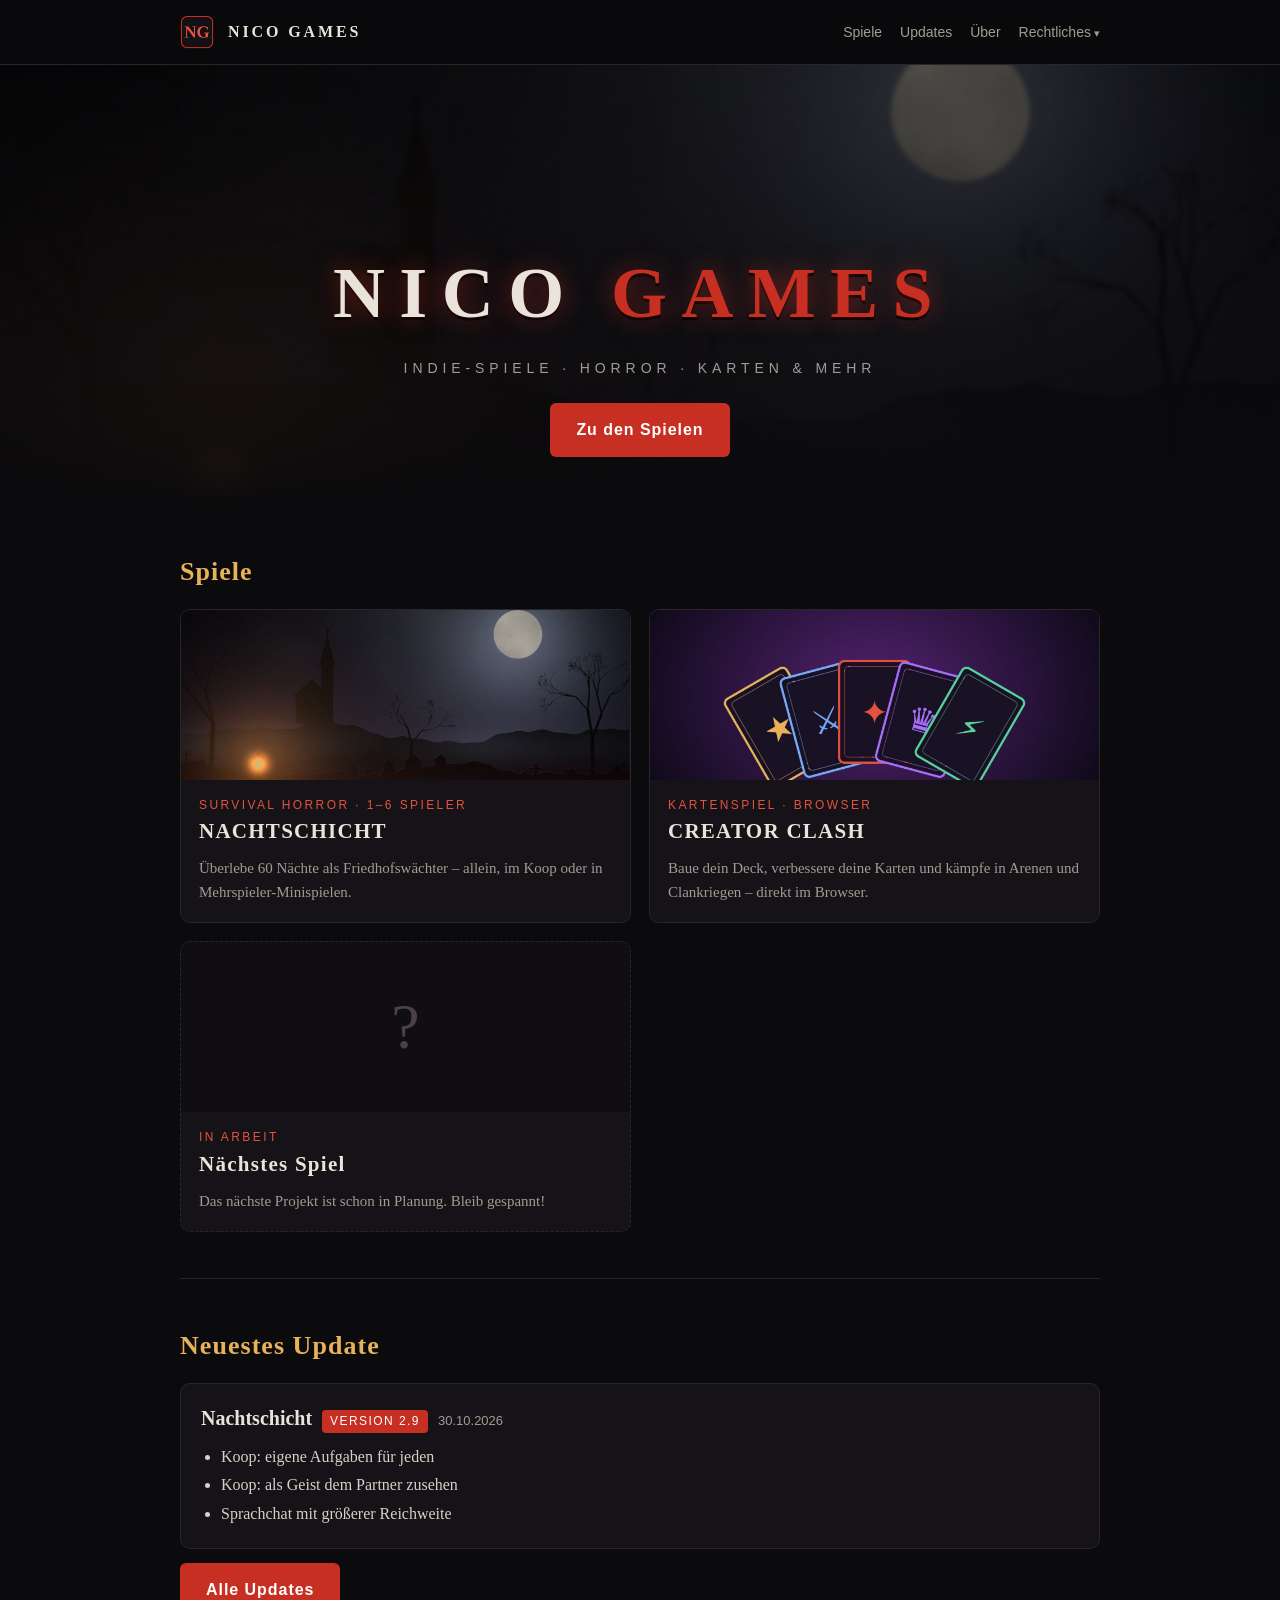
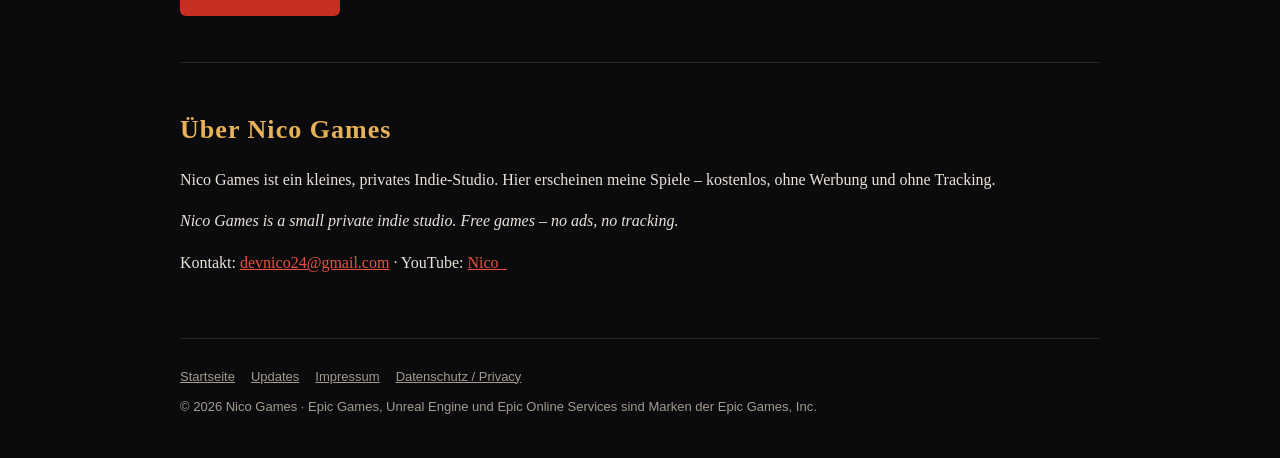
<file: index.html>
<!doctype html>
<html lang="de">
<head>
<meta charset="utf-8">
<meta name="viewport" content="width=device-width, initial-scale=1">
<title>Nico Games – Indie-Spiele</title>
<meta name="description" content="Nico Games – kleines Indie-Studio. Spiele: Nachtschicht (Survival Horror), Creator Clash (Kartenspiel).">
<link rel="icon" href="favicon.png">
<link rel="stylesheet" href="style.css">
</head>
<body>
<header class="top"><div class="wrap">
  <img src="icon.png" alt=""><a class="brand" href="index.html">Nico Games</a>
  <nav><a href="index.html#spiele">Spiele</a><a href="updates.html">Updates</a><a href="index.html#ueber">Über</a><details class="menu"><summary>Rechtliches</summary><div class="drop"><a href="datenschutz.html">Datenschutzerklärung</a><a href="impressum.html">Impressum</a></div></details></nav>
</div></header>
<div class="hero studio center" style="background-image:url(assets/studio_hero.jpg)"><div class="wrap">
  <h1>NICO <span>GAMES</span></h1>
  <p class="tag">Indie-Spiele · Horror · Karten &amp; mehr</p>
  <a class="btn" href="#spiele">Zu den Spielen</a>
</div></div>
<main class="wrap">
  <section id="spiele">
    <h2>Spiele</h2>
    <div class="games">
      <a class="game" href="spiele/nachtschicht/index.html">
        <div class="pic" style="background-image:url(assets/nachtschicht_banner.jpg)"></div>
        <div class="body"><div class="genre">Survival Horror · 1–6 Spieler</div><h3>NACHTSCHICHT</h3>
        <p>Überlebe 60 Nächte als Friedhofswächter – allein, im Koop oder in Mehrspieler-Minispielen.</p></div>
      </a>
      <a class="game" href="spiele/creator-clash/index.html">
        <div class="pic" style="background-image:url(assets/creatorclash_banner.jpg)"></div>
        <div class="body"><div class="genre">Kartenspiel · Browser</div><h3>CREATOR CLASH</h3>
        <p>Baue dein Deck, verbessere deine Karten und kämpfe in Arenen und Clankriegen – direkt im Browser.</p></div>
      </a>
      <div class="game soon">
        <div class="pic">?</div>
        <div class="body"><div class="genre">In Arbeit</div><h3>Nächstes Spiel</h3>
        <p>Das nächste Projekt ist schon in Planung. Bleib gespannt!</p></div>
      </div>
    </div>
  </section>

  <section id="news">
    <h2>Neuestes Update</h2>
    <div class="upd"><div class="head"><h3>Nachtschicht</h3><span class="ver">VERSION 2.9</span><span class="date">30.10.2026</span></div>
      <ul><li>Koop: eigene Aufgaben für jeden</li><li>Koop: als Geist dem Partner zusehen</li><li>Sprachchat mit größerer Reichweite</li></ul></div>
    <a class="btn" href="updates.html">Alle Updates</a>
  </section>

  <section id="ueber">
    <h2>Über Nico Games</h2>
    <p>Nico Games ist ein kleines, privates Indie-Studio. Hier erscheinen meine Spiele – kostenlos, ohne Werbung und ohne Tracking.</p>
    <p lang="en"><em>Nico Games is a small private indie studio. Free games – no ads, no tracking.</em></p>
    <p>Kontakt: <a href="mailto:devnico24@gmail.com">devnico24@gmail.com</a> · YouTube: <a href="https://www.youtube.com/channel/UCIhgFRRIY-_OvuY8pU4bKqg/">Nico_</a></p>
  </section>
</main>
<footer><div class="wrap">
  <a href="index.html">Startseite</a><a href="updates.html">Updates</a><a href="impressum.html">Impressum</a><a href="datenschutz.html">Datenschutz / Privacy</a>
  <div style="margin-top:10px">© 2026 Nico Games · Epic Games, Unreal Engine und Epic Online Services sind Marken der Epic Games, Inc.</div>
</div></footer>
</body>
</html>
</file>
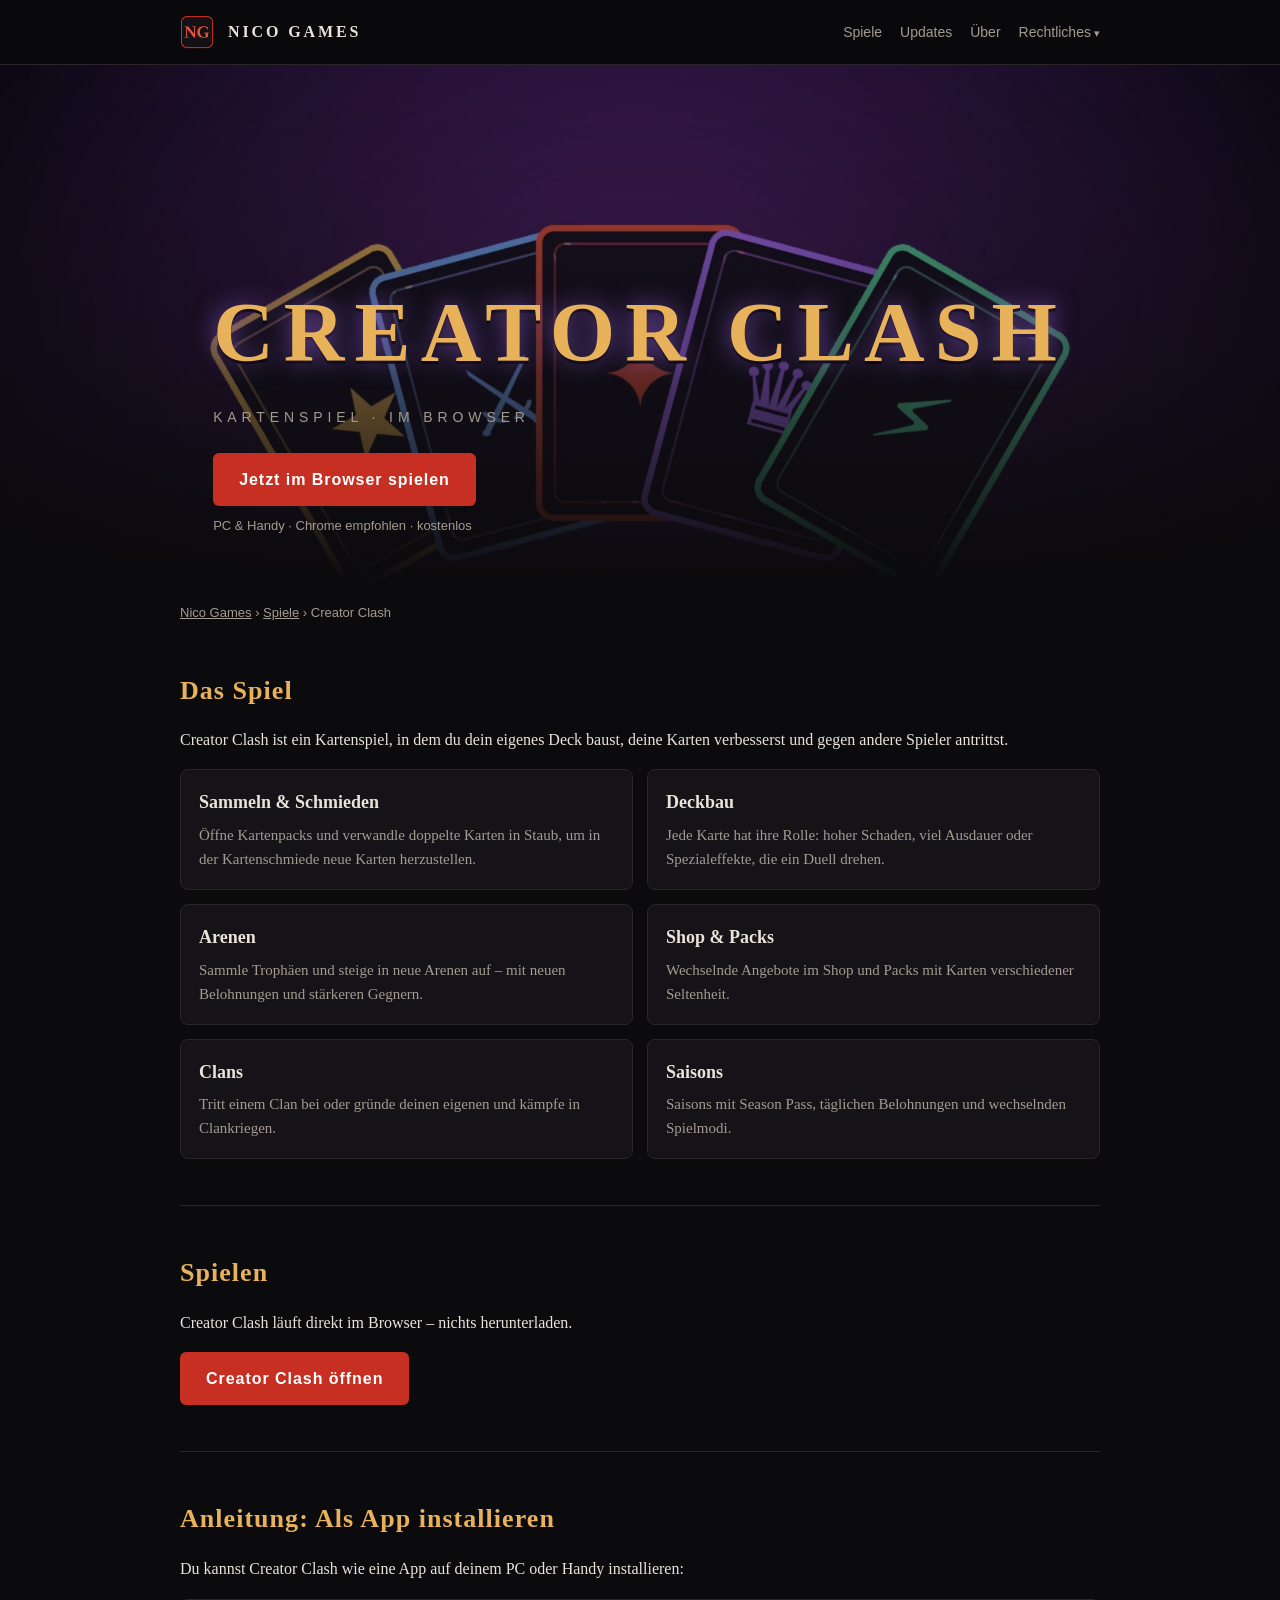
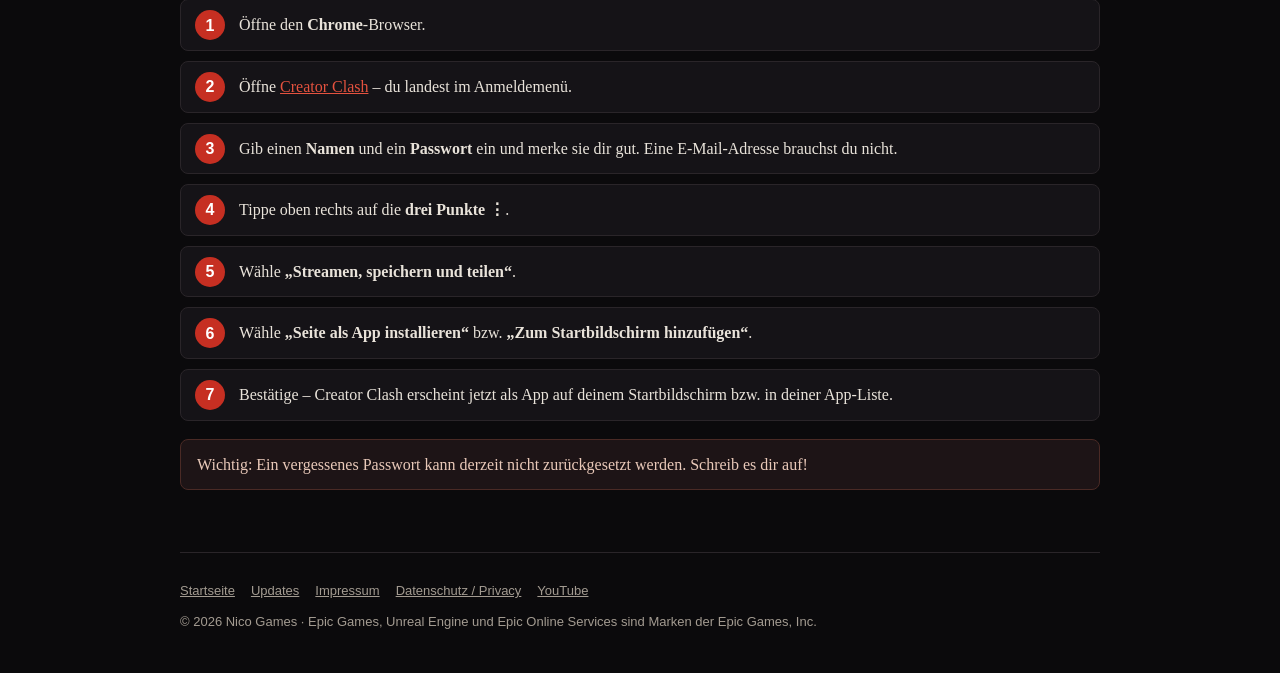
<file: spiele/creator-clash/index.html>
<!doctype html>
<html lang="de">
<head>
<meta charset="utf-8">
<meta name="viewport" content="width=device-width, initial-scale=1">
<title>Creator Clash – Kartenspiel | Nico Games</title>
<meta name="description" content="Creator Clash – kostenloses Kartenspiel von Nico Games, direkt im Browser spielbar.">
<link rel="icon" href="../../favicon.png">
<link rel="stylesheet" href="../../style.css">
</head>
<body>
<header class="top"><div class="wrap">
  <img src="../../icon.png" alt=""><a class="brand" href="../../index.html">Nico Games</a>
  <nav><a href="../../index.html#spiele">Spiele</a><a href="../../updates.html">Updates</a><a href="../../index.html#ueber">Über</a><details class="menu"><summary>Rechtliches</summary><div class="drop"><a href="../../datenschutz.html">Datenschutzerklärung</a><a href="../../impressum.html">Impressum</a></div></details></nav>
</div></header>
<div class="hero cc" style="background-image:url(../../assets/creatorclash_banner.jpg)"><div class="wrap">
  <h1>CREATOR CLASH</h1>
  <p class="tag">Kartenspiel · Im Browser</p>
  <a class="btn" href="https://devnico24-bot.github.io/creator-clash/kartenspiel-prototype.html">Jetzt im Browser spielen</a>
  <div class="meta">PC &amp; Handy · Chrome empfohlen · kostenlos</div>
</div></div>
<main class="wrap">
  <div class="crumbs"><a href="../../index.html">Nico Games</a> › <a href="../../index.html#spiele">Spiele</a> › Creator Clash</div>
  <section id="spiel">
    <h2>Das Spiel</h2>
    <p>Creator Clash ist ein Kartenspiel, in dem du dein eigenes Deck baust, deine Karten verbesserst und gegen andere Spieler antrittst.</p>
    <div class="grid">
      <div class="card"><h3>Sammeln &amp; Schmieden</h3><p>Öffne Kartenpacks und verwandle doppelte Karten in Staub, um in der Kartenschmiede neue Karten herzustellen.</p></div>
      <div class="card"><h3>Deckbau</h3><p>Jede Karte hat ihre Rolle: hoher Schaden, viel Ausdauer oder Spezialeffekte, die ein Duell drehen.</p></div>
      <div class="card"><h3>Arenen</h3><p>Sammle Trophäen und steige in neue Arenen auf – mit neuen Belohnungen und stärkeren Gegnern.</p></div>
      <div class="card"><h3>Shop &amp; Packs</h3><p>Wechselnde Angebote im Shop und Packs mit Karten verschiedener Seltenheit.</p></div>
      <div class="card"><h3>Clans</h3><p>Tritt einem Clan bei oder gründe deinen eigenen und kämpfe in Clankriegen.</p></div>
      <div class="card"><h3>Saisons</h3><p>Saisons mit Season Pass, täglichen Belohnungen und wechselnden Spielmodi.</p></div>
    </div>
  </section>

  <section id="spielen">
    <h2>Spielen</h2>
    <p>Creator Clash läuft direkt im Browser – nichts herunterladen.</p>
    <a class="btn" href="https://devnico24-bot.github.io/creator-clash/kartenspiel-prototype.html">Creator Clash öffnen</a>
  </section>

  <section id="anleitung">
    <h2>Anleitung: Als App installieren</h2>
    <p>Du kannst Creator Clash wie eine App auf deinem PC oder Handy installieren:</p>
    <ol class="steps">
      <li>Öffne den <strong>Chrome</strong>-Browser.</li>
      <li>Öffne <a href="https://devnico24-bot.github.io/creator-clash/kartenspiel-prototype.html">Creator Clash</a> – du landest im Anmeldemenü.</li>
      <li>Gib einen <strong>Namen</strong> und ein <strong>Passwort</strong> ein und merke sie dir gut. Eine E-Mail-Adresse brauchst du nicht.</li>
      <li>Tippe oben rechts auf die <strong>drei Punkte ⋮</strong>.</li>
      <li>Wähle <strong>„Streamen, speichern und teilen“</strong>.</li>
      <li>Wähle <strong>„Seite als App installieren“</strong> bzw. <strong>„Zum Startbildschirm hinzufügen“</strong>.</li>
      <li>Bestätige – Creator Clash erscheint jetzt als App auf deinem Startbildschirm bzw. in deiner App-Liste.</li>
    </ol>
    <p class="note">Wichtig: Ein vergessenes Passwort kann derzeit nicht zurückgesetzt werden. Schreib es dir auf!</p>
  </section>
</main>
<footer><div class="wrap">
  <a href="../../index.html">Startseite</a><a href="../../updates.html">Updates</a><a href="../../impressum.html">Impressum</a><a href="../../datenschutz.html">Datenschutz / Privacy</a><a href="https://www.youtube.com/channel/UCIhgFRRIY-_OvuY8pU4bKqg/">YouTube</a>
  <div style="margin-top:10px">© 2026 Nico Games · Epic Games, Unreal Engine und Epic Online Services sind Marken der Epic Games, Inc.</div>
</div></footer>
</body>
</html>
</file>
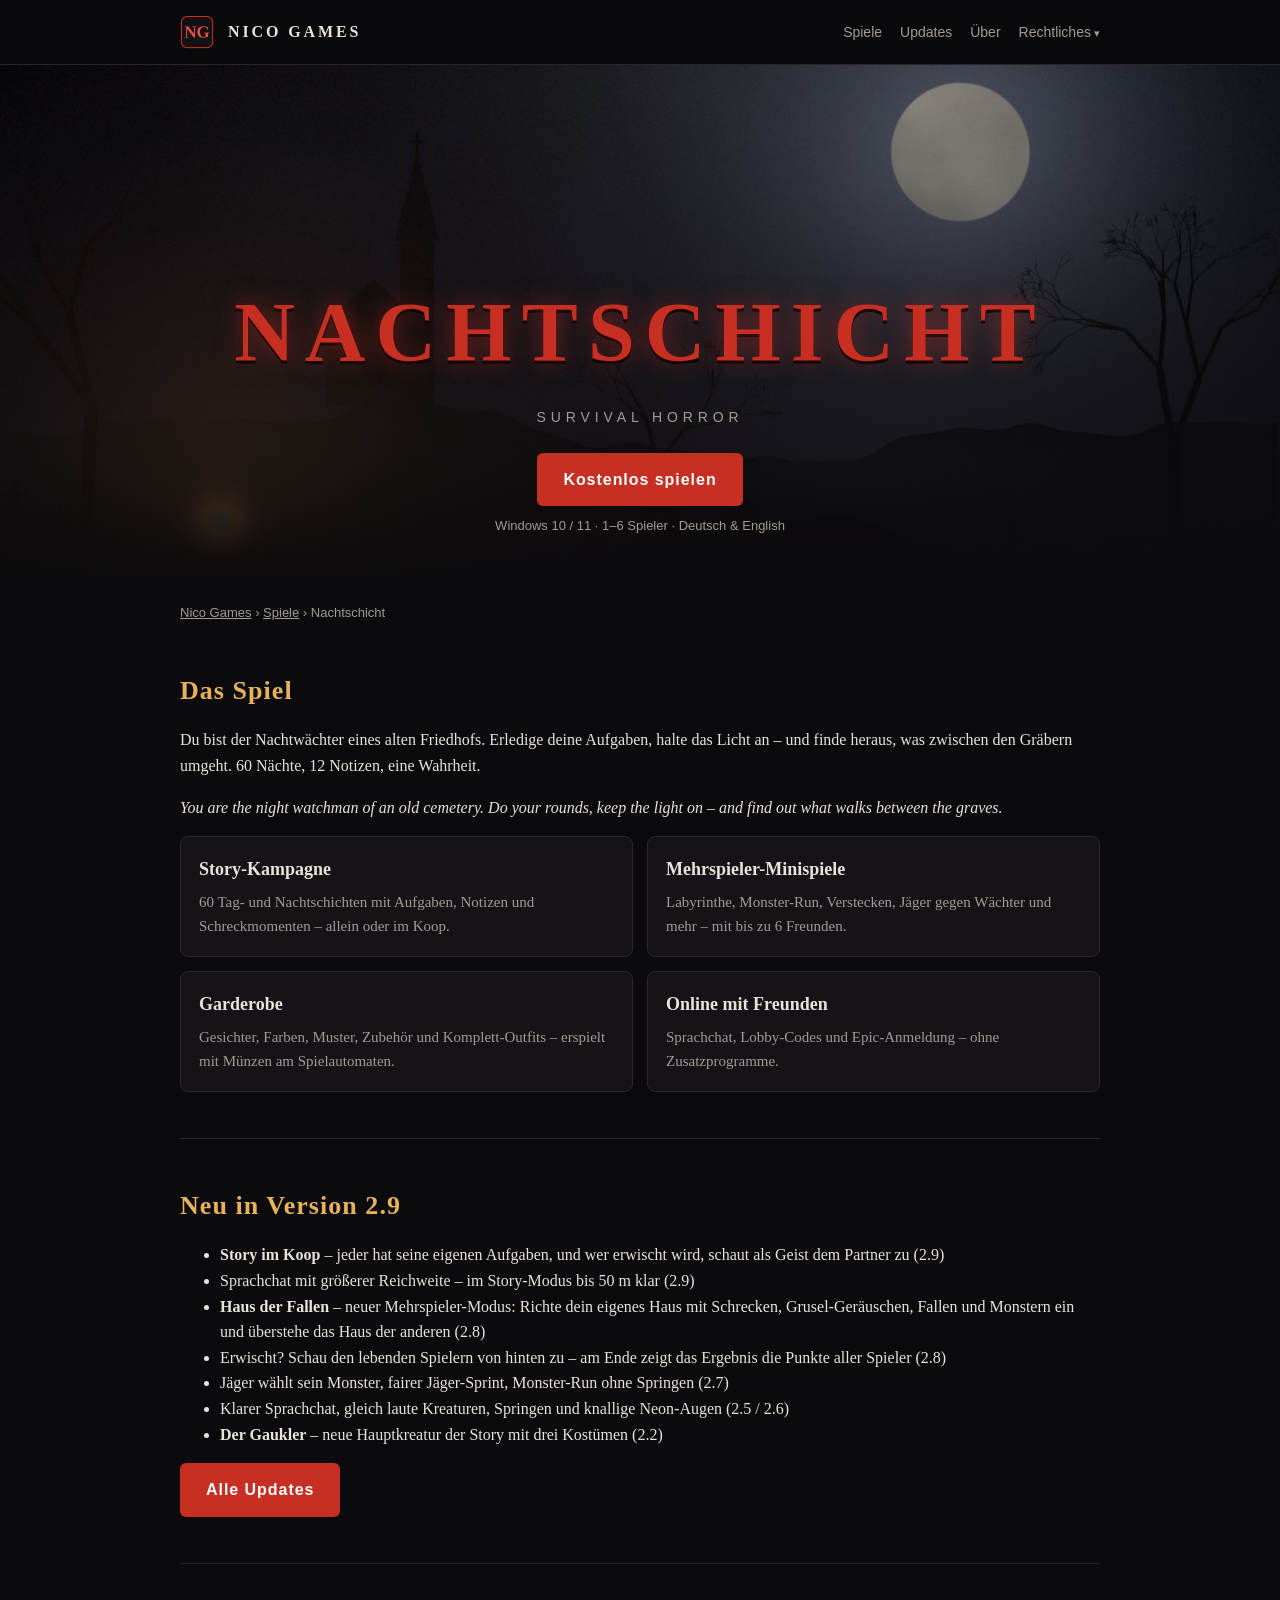
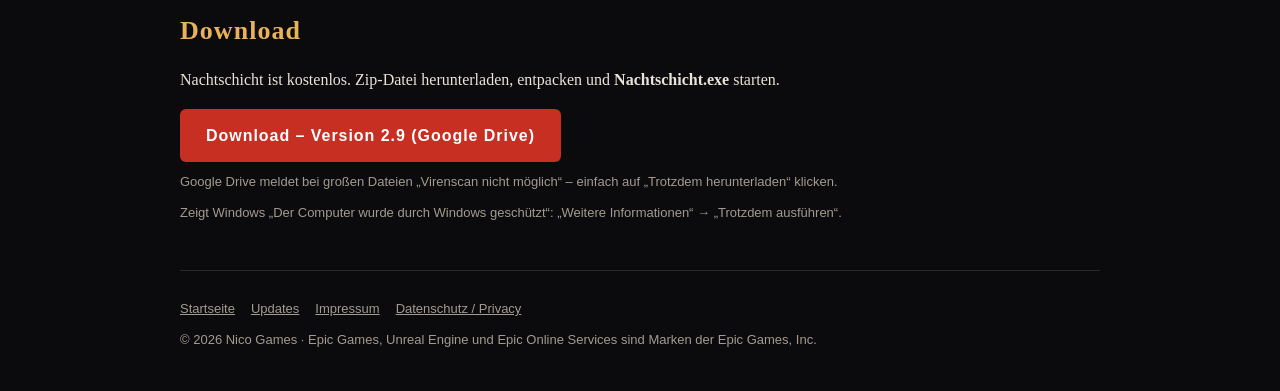
<file: spiele/nachtschicht/index.html>
<!doctype html>
<html lang="de">
<head>
<meta charset="utf-8">
<meta name="viewport" content="width=device-width, initial-scale=1">
<title>Nachtschicht – Survival Horror | Nico Games</title>
<meta name="description" content="Nachtschicht – kostenloses Survival-Horror-Spiel von Nico Games. Allein oder mit bis zu 6 Freunden.">
<link rel="icon" href="../../favicon.png">
<link rel="stylesheet" href="../../style.css">
</head>
<body>
<header class="top"><div class="wrap">
  <img src="../../icon.png" alt=""><a class="brand" href="../../index.html">Nico Games</a>
  <nav><a href="../../index.html#spiele">Spiele</a><a href="../../updates.html">Updates</a><a href="../../index.html#ueber">Über</a><details class="menu"><summary>Rechtliches</summary><div class="drop"><a href="../../datenschutz.html">Datenschutzerklärung</a><a href="../../impressum.html">Impressum</a></div></details></nav>
</div></header>
<div class="hero center" style="background-image:url(../../assets/nachtschicht_banner.jpg)"><div class="wrap">
  <h1>NACHTSCHICHT</h1>
  <p class="tag">Survival Horror</p>
  <a class="btn" href="#download">Kostenlos spielen</a>
  <div class="meta">Windows 10 / 11 · 1–6 Spieler · Deutsch &amp; English</div>
</div></div>
<main class="wrap">
  <div class="crumbs"><a href="../../index.html">Nico Games</a> › <a href="../../index.html#spiele">Spiele</a> › Nachtschicht</div>
  <section id="spiel">
    <h2>Das Spiel</h2>
    <p>Du bist der Nachtwächter eines alten Friedhofs. Erledige deine Aufgaben, halte das Licht an – und finde heraus, was zwischen den Gräbern umgeht. 60 Nächte, 12 Notizen, eine Wahrheit.</p>
    <p lang="en"><em>You are the night watchman of an old cemetery. Do your rounds, keep the light on – and find out what walks between the graves.</em></p>
    <div class="grid">
      <div class="card"><h3>Story-Kampagne</h3><p>60 Tag- und Nachtschichten mit Aufgaben, Notizen und Schreckmomenten – allein oder im Koop.</p></div>
      <div class="card"><h3>Mehrspieler-Minispiele</h3><p>Labyrinthe, Monster-Run, Verstecken, Jäger gegen Wächter und mehr – mit bis zu 6 Freunden.</p></div>
      <div class="card"><h3>Garderobe</h3><p>Gesichter, Farben, Muster, Zubehör und Komplett-Outfits – erspielt mit Münzen am Spielautomaten.</p></div>
      <div class="card"><h3>Online mit Freunden</h3><p>Sprachchat, Lobby-Codes und Epic-Anmeldung – ohne Zusatzprogramme.</p></div>
    </div>
  </section>

  <section id="neu">
    <h2>Neu in Version 2.9</h2>
    <ul>
      <li><strong>Story im Koop</strong> – jeder hat seine eigenen Aufgaben, und wer erwischt wird, schaut als Geist dem Partner zu (2.9)</li>
      <li>Sprachchat mit größerer Reichweite – im Story-Modus bis 50 m klar (2.9)</li>
      <li><strong>Haus der Fallen</strong> – neuer Mehrspieler-Modus: Richte dein eigenes Haus mit Schrecken, Grusel-Geräuschen, Fallen und Monstern ein und überstehe das Haus der anderen (2.8)</li>
      <li>Erwischt? Schau den lebenden Spielern von hinten zu – am Ende zeigt das Ergebnis die Punkte aller Spieler (2.8)</li>
      <li>Jäger wählt sein Monster, fairer Jäger-Sprint, Monster-Run ohne Springen (2.7)</li>
      <li>Klarer Sprachchat, gleich laute Kreaturen, Springen und knallige Neon-Augen (2.5 / 2.6)</li>
      <li><strong>Der Gaukler</strong> – neue Hauptkreatur der Story mit drei Kostümen (2.2)</li>
    </ul>
    <a class="btn" href="../../updates.html">Alle Updates</a>
  </section>

  <section id="download">
    <h2>Download</h2>
    <p>Nachtschicht ist kostenlos. Zip-Datei herunterladen, entpacken und <strong>Nachtschicht.exe</strong> starten.</p>
    <a class="btn" id="dl" href="https://drive.google.com/file/d/1ttx3R9YvzjdFUhqHN6qeOH0vUcjEE5K7/view?usp=sharing" target="_blank" rel="noopener">Download – Version 2.9 (Google Drive)</a>
    <div class="meta">Google Drive meldet bei großen Dateien „Virenscan nicht möglich“ – einfach auf „Trotzdem herunterladen“ klicken.</div>
    <div class="meta">Zeigt Windows „Der Computer wurde durch Windows geschützt“: „Weitere Informationen“ → „Trotzdem ausführen“.</div>
  </section>
</main>
<footer><div class="wrap">
  <a href="../../index.html">Startseite</a><a href="../../updates.html">Updates</a><a href="../../impressum.html">Impressum</a><a href="../../datenschutz.html">Datenschutz / Privacy</a>
  <div style="margin-top:10px">© 2026 Nico Games · Epic Games, Unreal Engine und Epic Online Services sind Marken der Epic Games, Inc.</div>
</div></footer>
</body>
</html>
</file>
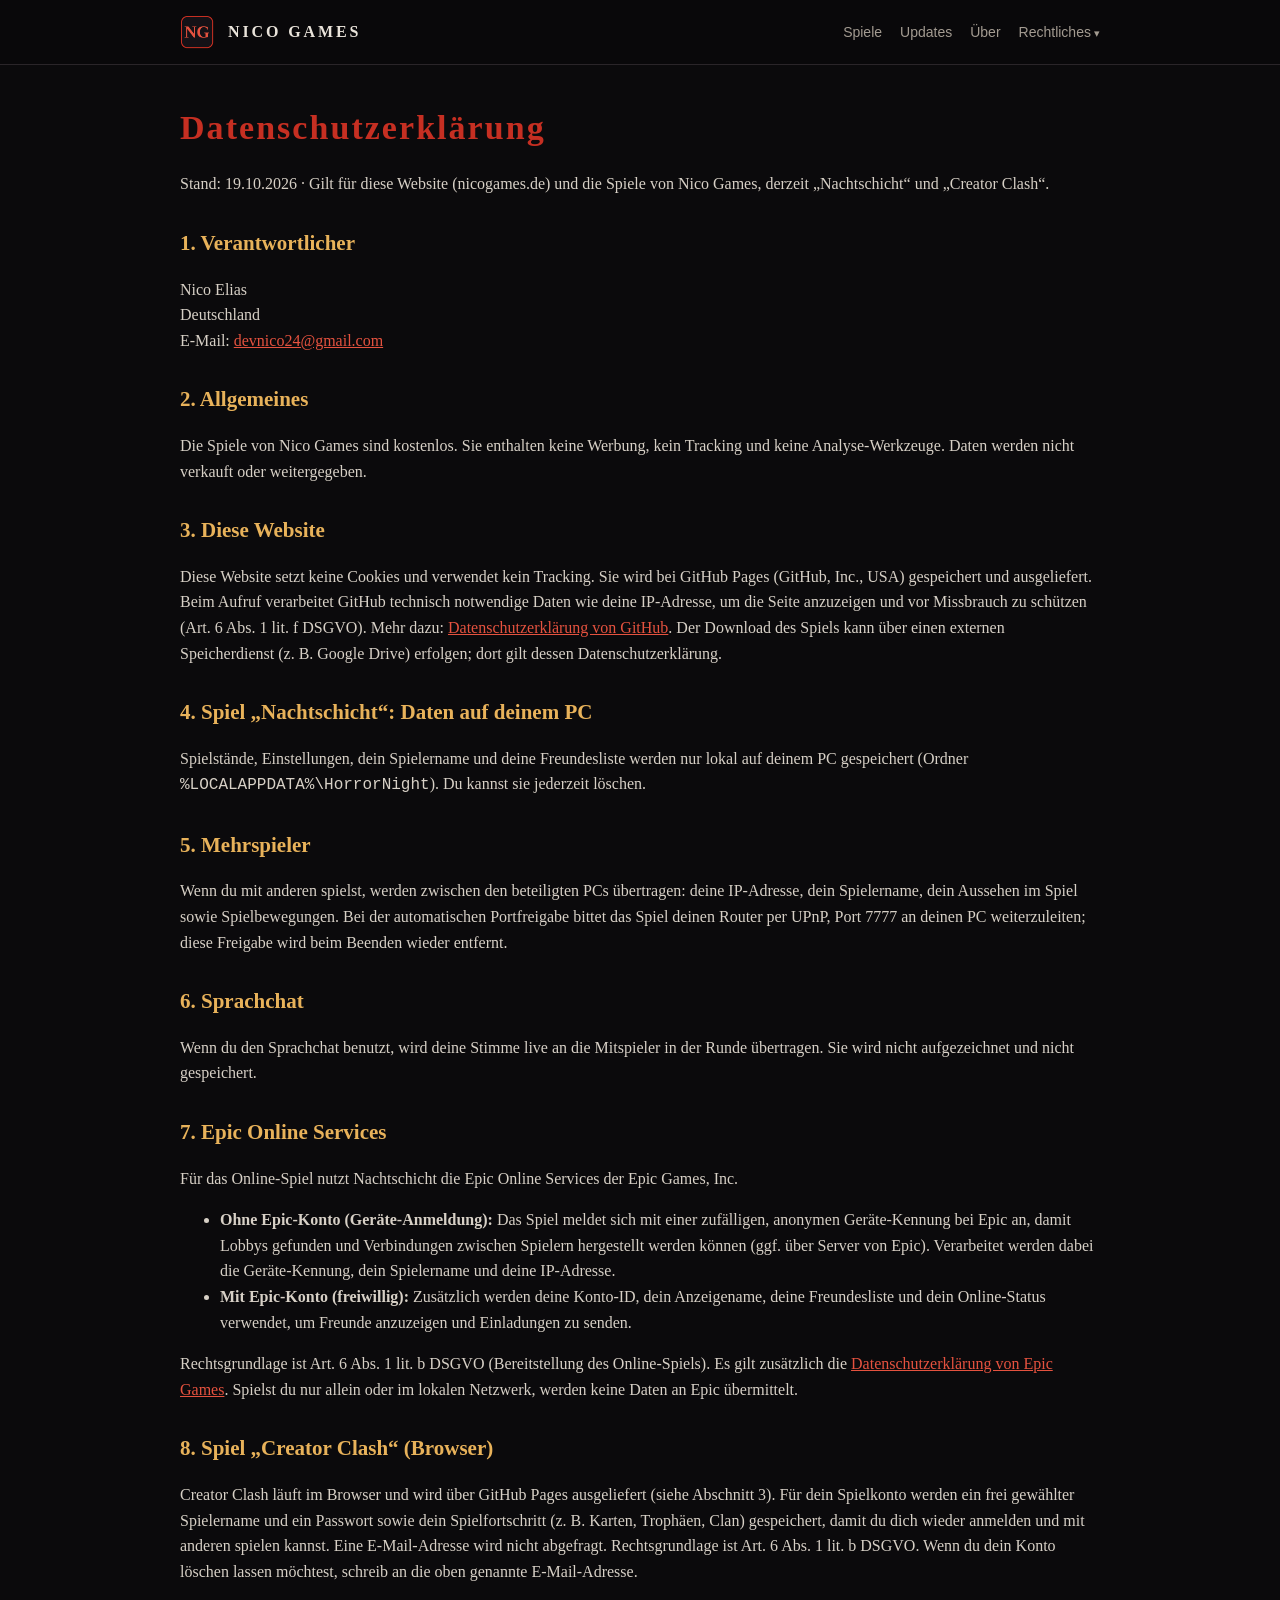
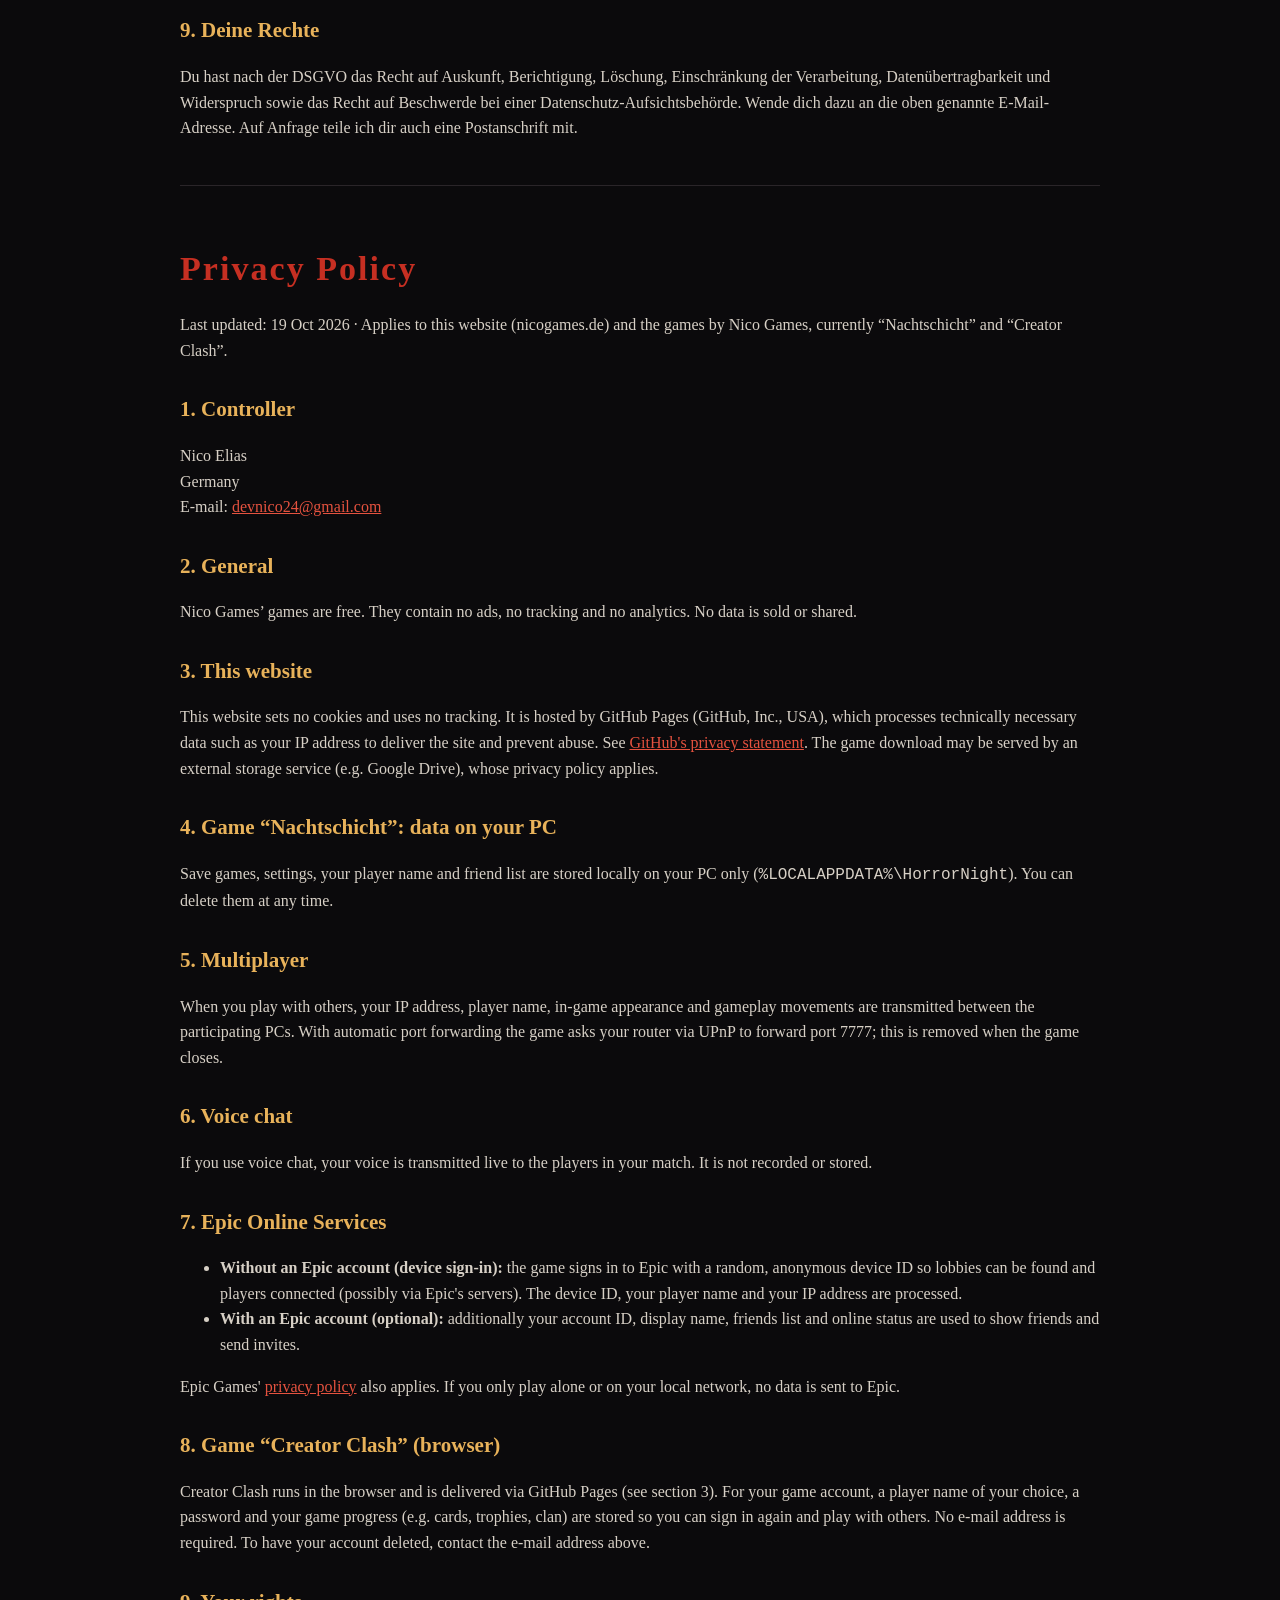
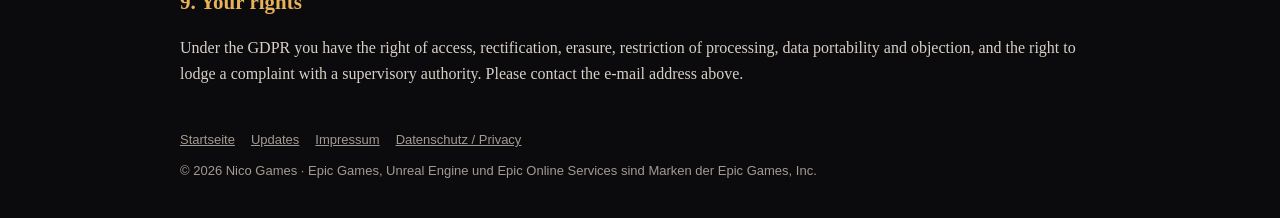
<file: datenschutz.html>
<!doctype html>
<html lang="de">
<head>
<meta charset="utf-8">
<meta name="viewport" content="width=device-width, initial-scale=1">
<title>Datenschutzerklärung / Privacy Policy | Nico Games</title>
<meta name="description" content="Nico Games – Datenschutzerklärung / Privacy Policy">
<link rel="icon" href="favicon.png">
<link rel="stylesheet" href="style.css">
</head>
<body>
<header class="top"><div class="wrap">
  <img src="icon.png" alt=""><a class="brand" href="index.html">Nico Games</a>
  <nav><a href="index.html#spiele">Spiele</a><a href="updates.html">Updates</a><a href="index.html#ueber">Über</a><details class="menu"><summary>Rechtliches</summary><div class="drop"><a href="datenschutz.html">Datenschutzerklärung</a><a href="impressum.html">Impressum</a></div></details></nav>
</div></header>
<main class="wrap legal">


<h1>Datenschutzerklärung</h1>
<p>Stand: 19.10.2026 · Gilt für diese Website (nicogames.de) und die Spiele von Nico Games, derzeit „Nachtschicht“ und „Creator Clash“.</p>

<h2>1. Verantwortlicher</h2>
<p>Nico Elias<br>Deutschland<br>E-Mail: <a href="mailto:devnico24@gmail.com">devnico24@gmail.com</a></p>

<h2>2. Allgemeines</h2>
<p>Die Spiele von Nico Games sind kostenlos. Sie enthalten keine Werbung, kein Tracking und keine Analyse-Werkzeuge. Daten werden nicht verkauft oder weitergegeben.</p>

<h2>3. Diese Website</h2>
<p>Diese Website setzt keine Cookies und verwendet kein Tracking. Sie wird bei GitHub Pages (GitHub, Inc., USA) gespeichert und ausgeliefert. Beim Aufruf verarbeitet GitHub technisch notwendige Daten wie deine IP-Adresse, um die Seite anzuzeigen und vor Missbrauch zu schützen (Art. 6 Abs. 1 lit. f DSGVO). Mehr dazu: <a href="https://docs.github.com/de/site-policy/privacy-policies/github-general-privacy-statement">Datenschutzerklärung von GitHub</a>. Der Download des Spiels kann über einen externen Speicherdienst (z. B. Google Drive) erfolgen; dort gilt dessen Datenschutzerklärung.</p>

<h2>4. Spiel „Nachtschicht“: Daten auf deinem PC</h2>
<p>Spielstände, Einstellungen, dein Spielername und deine Freundesliste werden nur lokal auf deinem PC gespeichert (Ordner <code>%LOCALAPPDATA%\HorrorNight</code>). Du kannst sie jederzeit löschen.</p>

<h2>5. Mehrspieler</h2>
<p>Wenn du mit anderen spielst, werden zwischen den beteiligten PCs übertragen: deine IP-Adresse, dein Spielername, dein Aussehen im Spiel sowie Spielbewegungen. Bei der automatischen Portfreigabe bittet das Spiel deinen Router per UPnP, Port 7777 an deinen PC weiterzuleiten; diese Freigabe wird beim Beenden wieder entfernt.</p>

<h2>6. Sprachchat</h2>
<p>Wenn du den Sprachchat benutzt, wird deine Stimme live an die Mitspieler in der Runde übertragen. Sie wird nicht aufgezeichnet und nicht gespeichert.</p>

<h2>7. Epic Online Services</h2>
<p>Für das Online-Spiel nutzt Nachtschicht die Epic Online Services der Epic Games, Inc.</p>
<ul>
<li><strong>Ohne Epic-Konto (Geräte-Anmeldung):</strong> Das Spiel meldet sich mit einer zufälligen, anonymen Geräte-Kennung bei Epic an, damit Lobbys gefunden und Verbindungen zwischen Spielern hergestellt werden können (ggf. über Server von Epic). Verarbeitet werden dabei die Geräte-Kennung, dein Spielername und deine IP-Adresse.</li>
<li><strong>Mit Epic-Konto (freiwillig):</strong> Zusätzlich werden deine Konto-ID, dein Anzeigename, deine Freundesliste und dein Online-Status verwendet, um Freunde anzuzeigen und Einladungen zu senden.</li>
</ul>
<p>Rechtsgrundlage ist Art. 6 Abs. 1 lit. b DSGVO (Bereitstellung des Online-Spiels). Es gilt zusätzlich die <a href="https://www.epicgames.com/site/privacypolicy">Datenschutzerklärung von Epic Games</a>. Spielst du nur allein oder im lokalen Netzwerk, werden keine Daten an Epic übermittelt.</p>

<h2>8. Spiel „Creator Clash“ (Browser)</h2>
<p>Creator Clash läuft im Browser und wird über GitHub Pages ausgeliefert (siehe Abschnitt 3). Für dein Spielkonto werden ein frei gewählter Spielername und ein Passwort sowie dein Spielfortschritt (z. B. Karten, Trophäen, Clan) gespeichert, damit du dich wieder anmelden und mit anderen spielen kannst. Eine E-Mail-Adresse wird nicht abgefragt. Rechtsgrundlage ist Art. 6 Abs. 1 lit. b DSGVO. Wenn du dein Konto löschen lassen möchtest, schreib an die oben genannte E-Mail-Adresse.</p>

<h2>9. Deine Rechte</h2>
<p>Du hast nach der DSGVO das Recht auf Auskunft, Berichtigung, Löschung, Einschränkung der Verarbeitung, Datenübertragbarkeit und Widerspruch sowie das Recht auf Beschwerde bei einer Datenschutz-Aufsichtsbehörde. Wende dich dazu an die oben genannte E-Mail-Adresse. Auf Anfrage teile ich dir auch eine Postanschrift mit.</p>

<div class="lang" lang="en">
<h1>Privacy Policy</h1>
<p>Last updated: 19 Oct 2026 · Applies to this website (nicogames.de) and the games by Nico Games, currently “Nachtschicht” and “Creator Clash”.</p>
<h2>1. Controller</h2>
<p>Nico Elias<br>Germany<br>E-mail: <a href="mailto:devnico24@gmail.com">devnico24@gmail.com</a></p>
<h2>2. General</h2>
<p>Nico Games’ games are free. They contain no ads, no tracking and no analytics. No data is sold or shared.</p>
<h2>3. This website</h2>
<p>This website sets no cookies and uses no tracking. It is hosted by GitHub Pages (GitHub, Inc., USA), which processes technically necessary data such as your IP address to deliver the site and prevent abuse. See <a href="https://docs.github.com/en/site-policy/privacy-policies/github-general-privacy-statement">GitHub's privacy statement</a>. The game download may be served by an external storage service (e.g. Google Drive), whose privacy policy applies.</p>
<h2>4. Game “Nachtschicht”: data on your PC</h2>
<p>Save games, settings, your player name and friend list are stored locally on your PC only (<code>%LOCALAPPDATA%\HorrorNight</code>). You can delete them at any time.</p>
<h2>5. Multiplayer</h2>
<p>When you play with others, your IP address, player name, in-game appearance and gameplay movements are transmitted between the participating PCs. With automatic port forwarding the game asks your router via UPnP to forward port 7777; this is removed when the game closes.</p>
<h2>6. Voice chat</h2>
<p>If you use voice chat, your voice is transmitted live to the players in your match. It is not recorded or stored.</p>
<h2>7. Epic Online Services</h2>
<ul>
<li><strong>Without an Epic account (device sign-in):</strong> the game signs in to Epic with a random, anonymous device ID so lobbies can be found and players connected (possibly via Epic's servers). The device ID, your player name and your IP address are processed.</li>
<li><strong>With an Epic account (optional):</strong> additionally your account ID, display name, friends list and online status are used to show friends and send invites.</li>
</ul>
<p>Epic Games' <a href="https://www.epicgames.com/site/privacypolicy">privacy policy</a> also applies. If you only play alone or on your local network, no data is sent to Epic.</p>
<h2>8. Game “Creator Clash” (browser)</h2>
<p>Creator Clash runs in the browser and is delivered via GitHub Pages (see section 3). For your game account, a player name of your choice, a password and your game progress (e.g. cards, trophies, clan) are stored so you can sign in again and play with others. No e-mail address is required. To have your account deleted, contact the e-mail address above.</p>
<h2>9. Your rights</h2>
<p>Under the GDPR you have the right of access, rectification, erasure, restriction of processing, data portability and objection, and the right to lodge a complaint with a supervisory authority. Please contact the e-mail address above.</p>
</div>

</main>
<footer><div class="wrap">
  <a href="index.html">Startseite</a><a href="updates.html">Updates</a><a href="impressum.html">Impressum</a><a href="datenschutz.html">Datenschutz / Privacy</a>
  <div style="margin-top:10px">© 2026 Nico Games · Epic Games, Unreal Engine und Epic Online Services sind Marken der Epic Games, Inc.</div>
</div></footer>
</body>
</html>
</file>
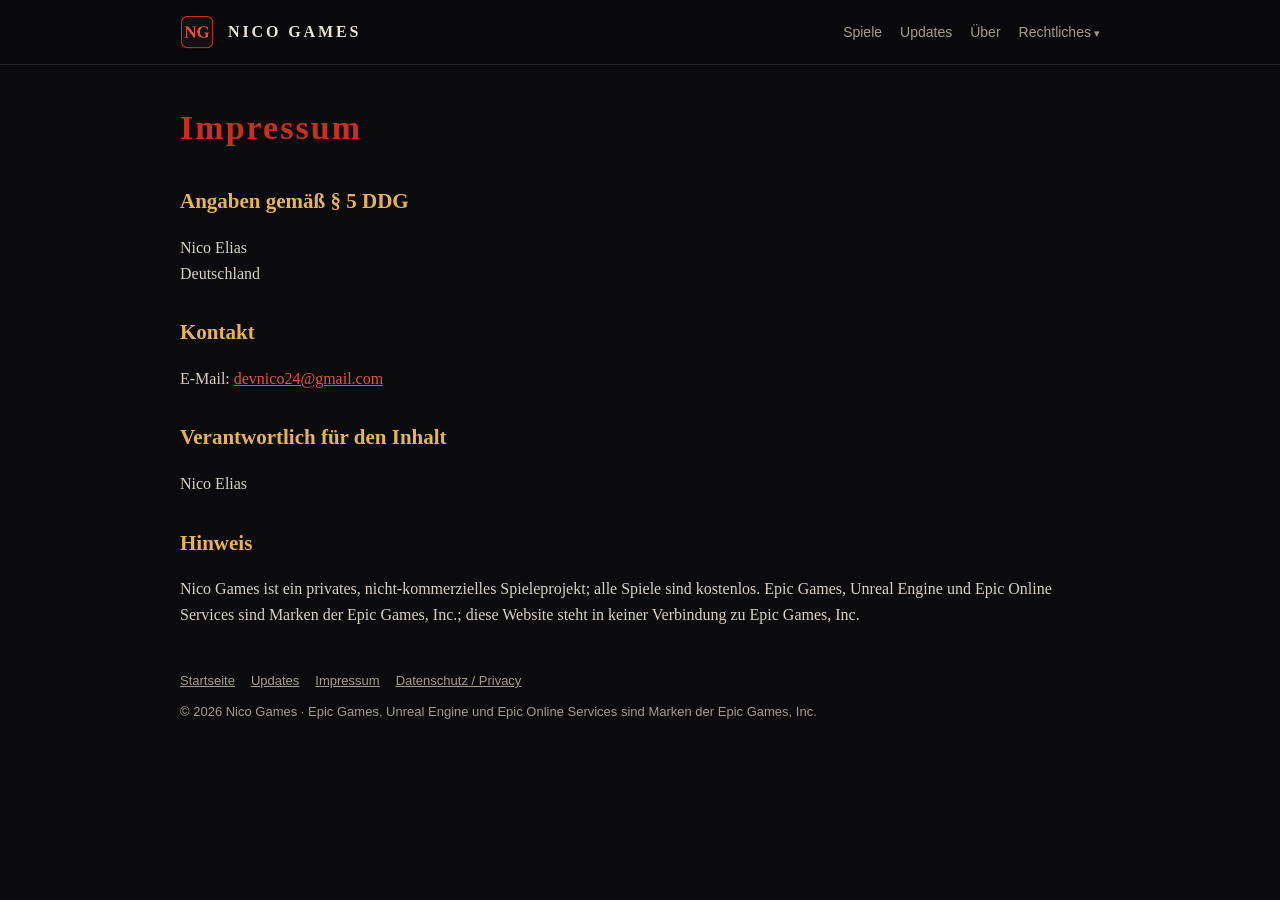
<file: impressum.html>
<!doctype html>
<html lang="de">
<head>
<meta charset="utf-8">
<meta name="viewport" content="width=device-width, initial-scale=1">
<title>Impressum | Nico Games</title>
<meta name="description" content="Nico Games – Impressum">
<link rel="icon" href="favicon.png">
<link rel="stylesheet" href="style.css">
</head>
<body>
<header class="top"><div class="wrap">
  <img src="icon.png" alt=""><a class="brand" href="index.html">Nico Games</a>
  <nav><a href="index.html#spiele">Spiele</a><a href="updates.html">Updates</a><a href="index.html#ueber">Über</a><details class="menu"><summary>Rechtliches</summary><div class="drop"><a href="datenschutz.html">Datenschutzerklärung</a><a href="impressum.html">Impressum</a></div></details></nav>
</div></header>
<main class="wrap legal">


<h1>Impressum</h1>
<h2>Angaben gemäß § 5 DDG</h2>
<p>Nico Elias<br>Deutschland</p>
<h2>Kontakt</h2>
<p>E-Mail: <a href="mailto:devnico24@gmail.com">devnico24@gmail.com</a></p>
<h2>Verantwortlich für den Inhalt</h2>
<p>Nico Elias</p>
<h2>Hinweis</h2>
<p>Nico Games ist ein privates, nicht-kommerzielles Spieleprojekt; alle Spiele sind kostenlos. Epic Games, Unreal Engine und Epic Online Services sind Marken der Epic Games, Inc.; diese Website steht in keiner Verbindung zu Epic Games, Inc.</p>

</main>
<footer><div class="wrap">
  <a href="index.html">Startseite</a><a href="updates.html">Updates</a><a href="impressum.html">Impressum</a><a href="datenschutz.html">Datenschutz / Privacy</a>
  <div style="margin-top:10px">© 2026 Nico Games · Epic Games, Unreal Engine und Epic Online Services sind Marken der Epic Games, Inc.</div>
</div></footer>
</body>
</html>
</file>
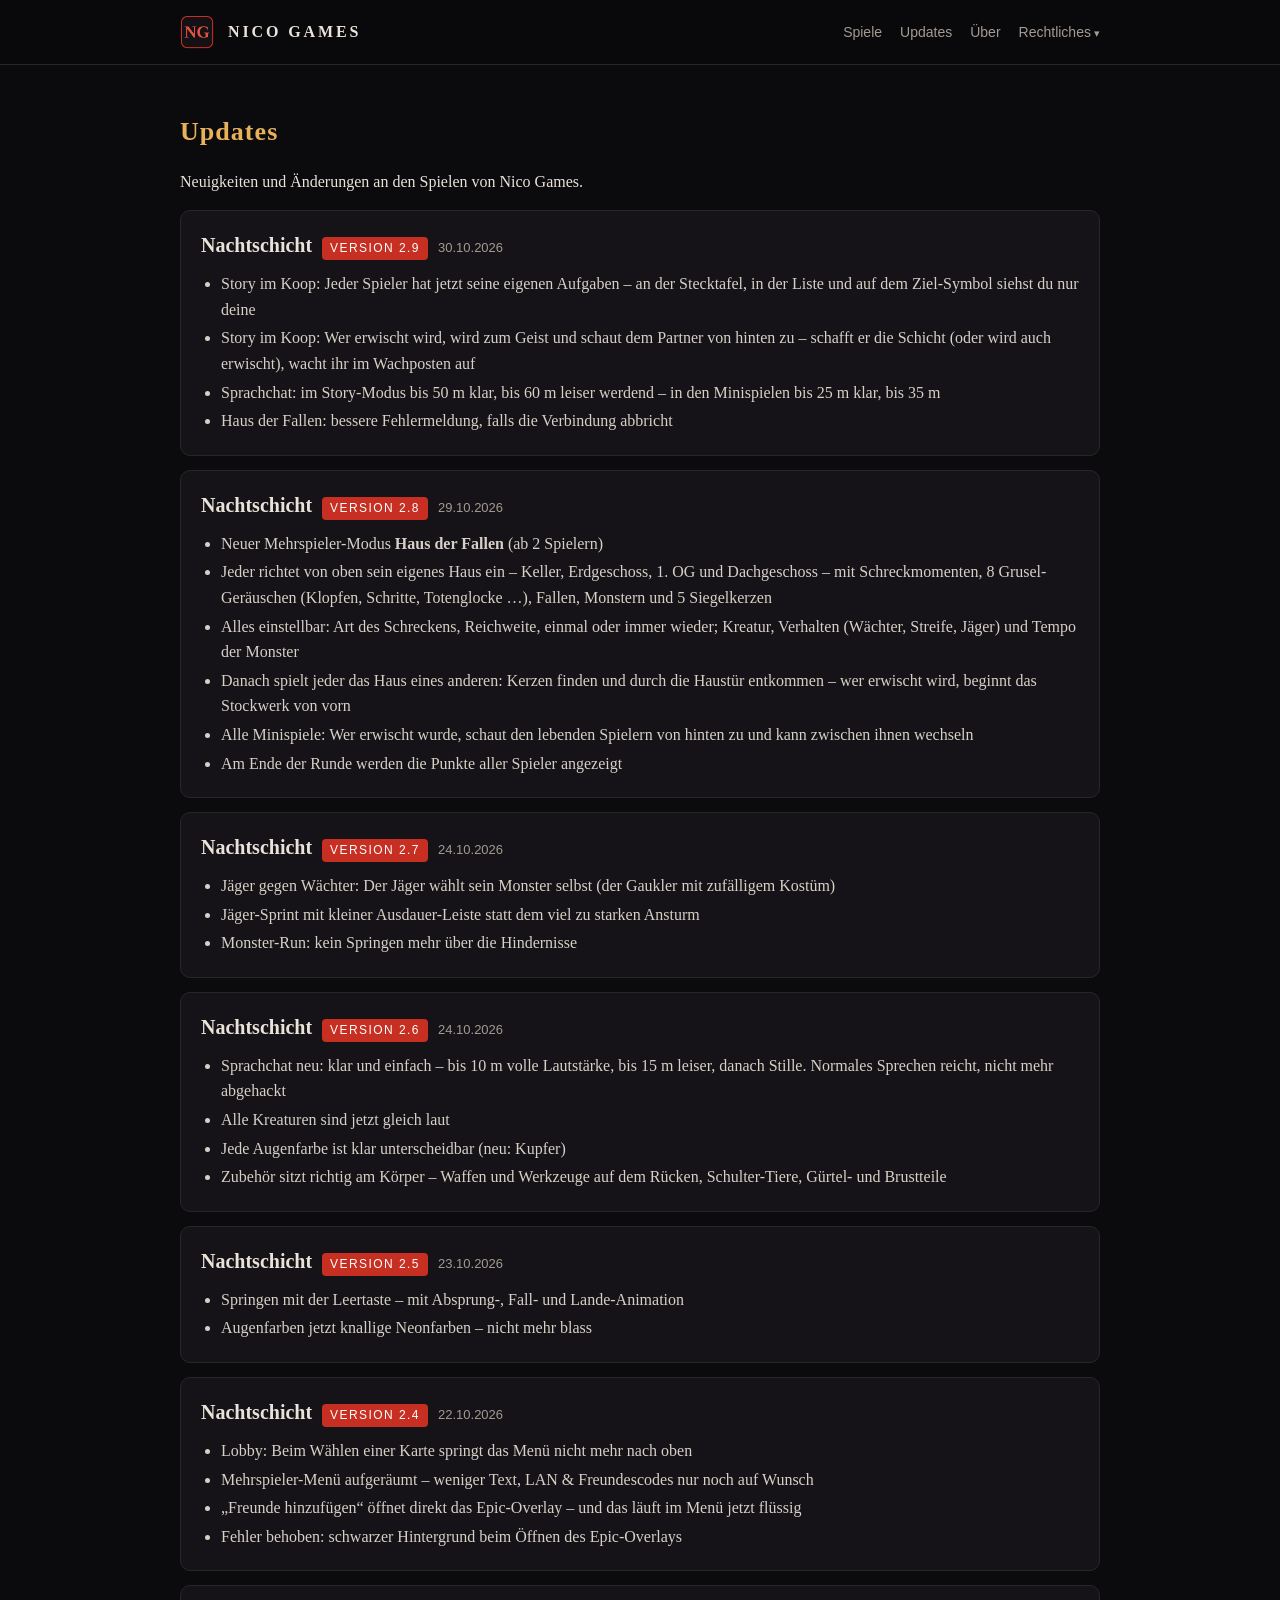
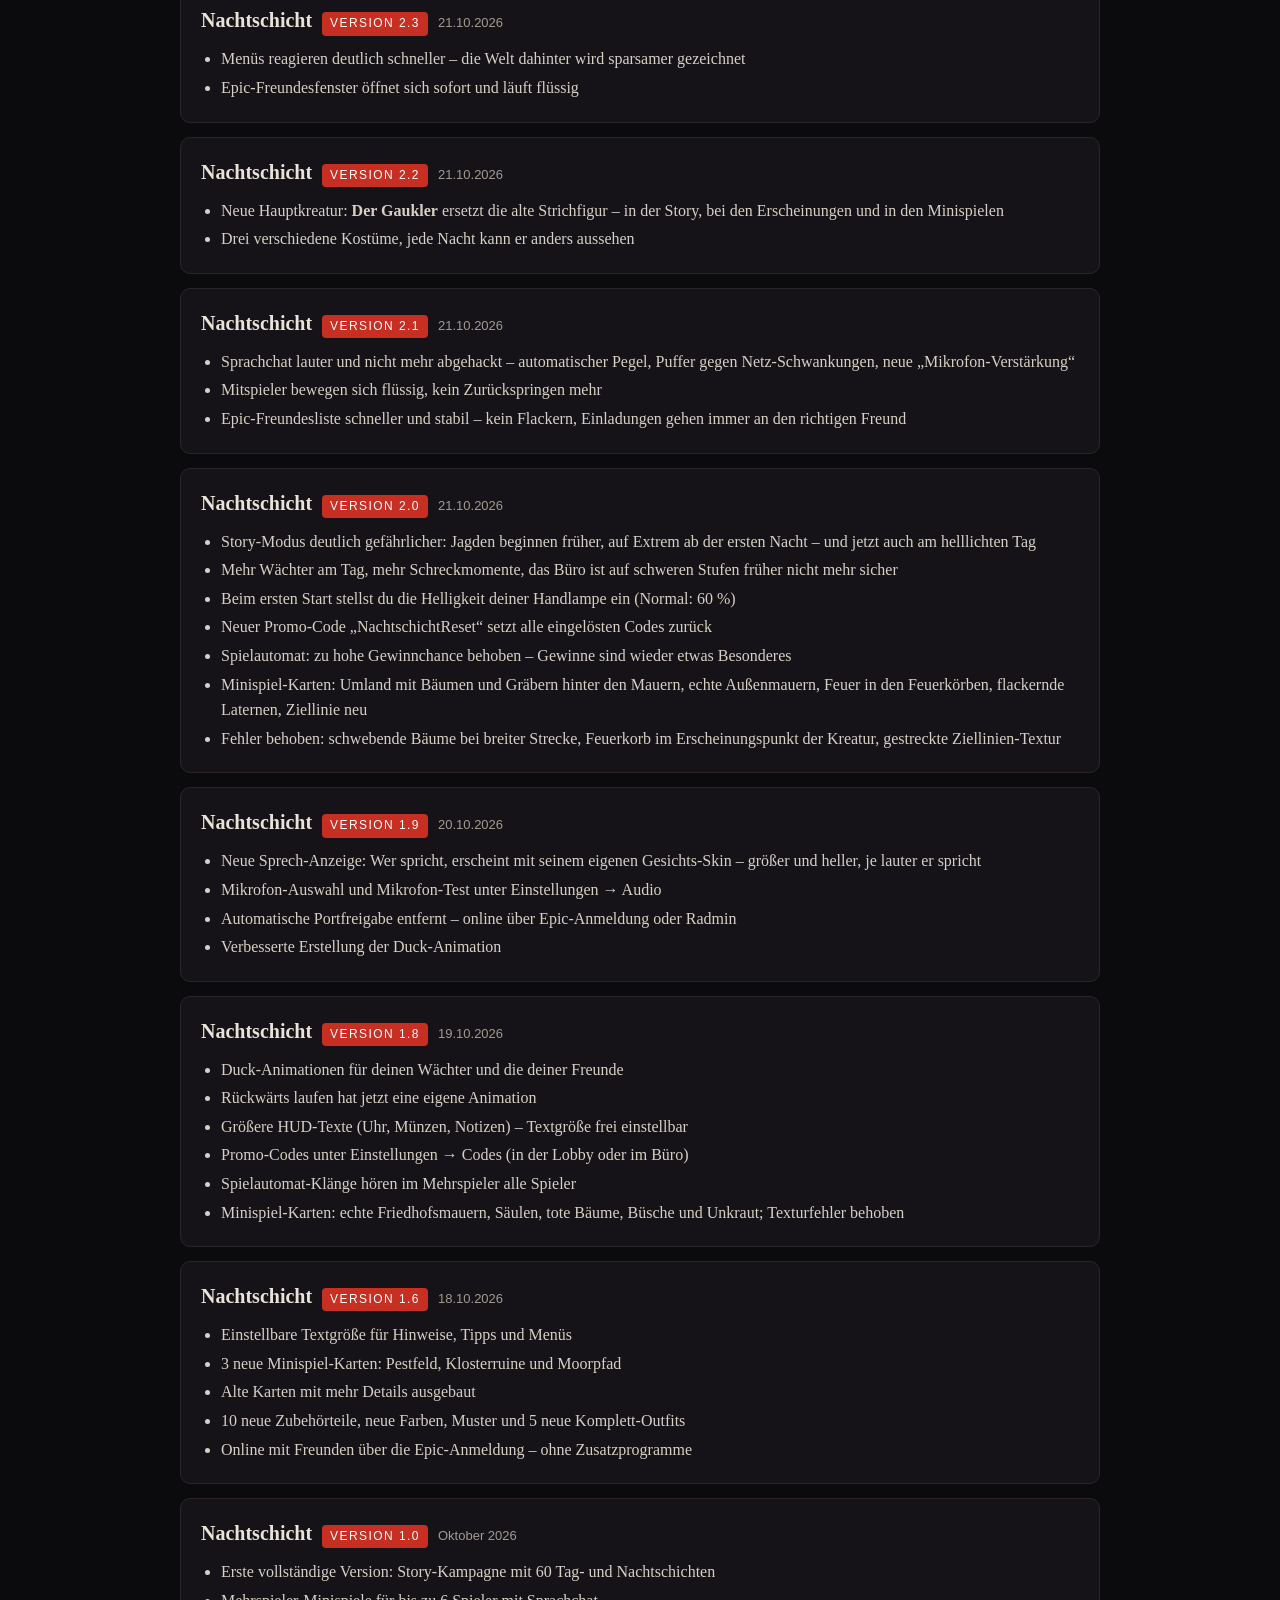
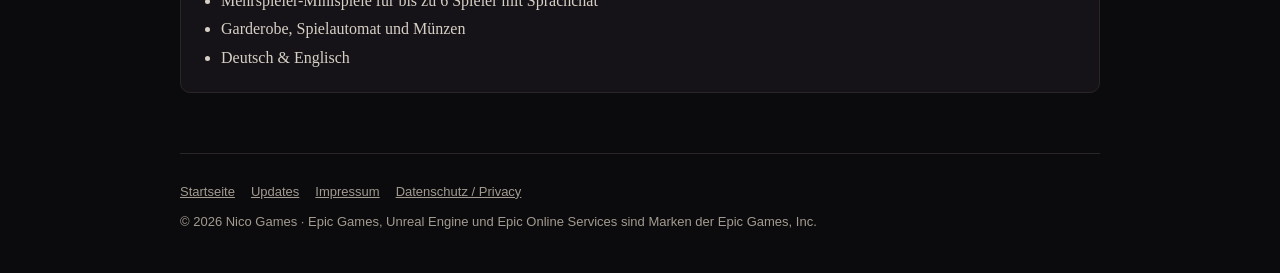
<file: updates.html>
<!doctype html>
<html lang="de">
<head>
<meta charset="utf-8">
<meta name="viewport" content="width=device-width, initial-scale=1">
<title>Updates | Nico Games</title>
<meta name="description" content="Nico Games – kleines Indie-Studio. Spiele: Nachtschicht (Survival Horror), Creator Clash (Kartenspiel).">
<link rel="icon" href="favicon.png">
<link rel="stylesheet" href="style.css">
</head>
<body>
<header class="top"><div class="wrap">
  <img src="icon.png" alt=""><a class="brand" href="index.html">Nico Games</a>
  <nav><a href="index.html#spiele">Spiele</a><a href="updates.html">Updates</a><a href="index.html#ueber">Über</a><details class="menu"><summary>Rechtliches</summary><div class="drop"><a href="datenschutz.html">Datenschutzerklärung</a><a href="impressum.html">Impressum</a></div></details></nav>
</div></header>
<main class="wrap">
  <section>
    <h2>Updates</h2>
    <p>Neuigkeiten und Änderungen an den Spielen von Nico Games.</p>

    <div class="upd"><div class="head"><h3>Nachtschicht</h3><span class="ver">VERSION 2.9</span><span class="date">30.10.2026</span></div>
      <ul>
        <li>Story im Koop: Jeder Spieler hat jetzt seine eigenen Aufgaben – an der Stecktafel, in der Liste und auf dem Ziel-Symbol siehst du nur deine</li>
        <li>Story im Koop: Wer erwischt wird, wird zum Geist und schaut dem Partner von hinten zu – schafft er die Schicht (oder wird auch erwischt), wacht ihr im Wachposten auf</li>
        <li>Sprachchat: im Story-Modus bis 50 m klar, bis 60 m leiser werdend – in den Minispielen bis 25 m klar, bis 35 m</li>
        <li>Haus der Fallen: bessere Fehlermeldung, falls die Verbindung abbricht</li>
      </ul></div>

    <div class="upd"><div class="head"><h3>Nachtschicht</h3><span class="ver">VERSION 2.8</span><span class="date">29.10.2026</span></div>
      <ul>
        <li>Neuer Mehrspieler-Modus <strong>Haus der Fallen</strong> (ab 2 Spielern)</li>
        <li>Jeder richtet von oben sein eigenes Haus ein – Keller, Erdgeschoss, 1. OG und Dachgeschoss – mit Schreckmomenten, 8 Grusel-Geräuschen (Klopfen, Schritte, Totenglocke …), Fallen, Monstern und 5 Siegelkerzen</li>
        <li>Alles einstellbar: Art des Schreckens, Reichweite, einmal oder immer wieder; Kreatur, Verhalten (Wächter, Streife, Jäger) und Tempo der Monster</li>
        <li>Danach spielt jeder das Haus eines anderen: Kerzen finden und durch die Haustür entkommen – wer erwischt wird, beginnt das Stockwerk von vorn</li>
        <li>Alle Minispiele: Wer erwischt wurde, schaut den lebenden Spielern von hinten zu und kann zwischen ihnen wechseln</li>
        <li>Am Ende der Runde werden die Punkte aller Spieler angezeigt</li>
      </ul></div>

    <div class="upd"><div class="head"><h3>Nachtschicht</h3><span class="ver">VERSION 2.7</span><span class="date">24.10.2026</span></div>
      <ul>
        <li>Jäger gegen Wächter: Der Jäger wählt sein Monster selbst (der Gaukler mit zufälligem Kostüm)</li>
        <li>Jäger-Sprint mit kleiner Ausdauer-Leiste statt dem viel zu starken Ansturm</li>
        <li>Monster-Run: kein Springen mehr über die Hindernisse</li>
      </ul></div>

    <div class="upd"><div class="head"><h3>Nachtschicht</h3><span class="ver">VERSION 2.6</span><span class="date">24.10.2026</span></div>
      <ul>
        <li>Sprachchat neu: klar und einfach – bis 10 m volle Lautstärke, bis 15 m leiser, danach Stille. Normales Sprechen reicht, nicht mehr abgehackt</li>
        <li>Alle Kreaturen sind jetzt gleich laut</li>
        <li>Jede Augenfarbe ist klar unterscheidbar (neu: Kupfer)</li>
        <li>Zubehör sitzt richtig am Körper – Waffen und Werkzeuge auf dem Rücken, Schulter-Tiere, Gürtel- und Brustteile</li>
      </ul></div>

    <div class="upd"><div class="head"><h3>Nachtschicht</h3><span class="ver">VERSION 2.5</span><span class="date">23.10.2026</span></div>
      <ul>
        <li>Springen mit der Leertaste – mit Absprung-, Fall- und Lande-Animation</li>
        <li>Augenfarben jetzt knallige Neonfarben – nicht mehr blass</li>
      </ul></div>

    <div class="upd"><div class="head"><h3>Nachtschicht</h3><span class="ver">VERSION 2.4</span><span class="date">22.10.2026</span></div>
      <ul>
        <li>Lobby: Beim Wählen einer Karte springt das Menü nicht mehr nach oben</li>
        <li>Mehrspieler-Menü aufgeräumt – weniger Text, LAN &amp; Freundescodes nur noch auf Wunsch</li>
        <li>„Freunde hinzufügen“ öffnet direkt das Epic-Overlay – und das läuft im Menü jetzt flüssig</li>
        <li>Fehler behoben: schwarzer Hintergrund beim Öffnen des Epic-Overlays</li>
      </ul></div>

    <div class="upd"><div class="head"><h3>Nachtschicht</h3><span class="ver">VERSION 2.3</span><span class="date">21.10.2026</span></div>
      <ul>
        <li>Menüs reagieren deutlich schneller – die Welt dahinter wird sparsamer gezeichnet</li>
        <li>Epic-Freundesfenster öffnet sich sofort und läuft flüssig</li>
      </ul></div>

    <div class="upd"><div class="head"><h3>Nachtschicht</h3><span class="ver">VERSION 2.2</span><span class="date">21.10.2026</span></div>
      <ul>
        <li>Neue Hauptkreatur: <strong>Der Gaukler</strong> ersetzt die alte Strichfigur – in der Story, bei den Erscheinungen und in den Minispielen</li>
        <li>Drei verschiedene Kostüme, jede Nacht kann er anders aussehen</li>
      </ul></div>

    <div class="upd"><div class="head"><h3>Nachtschicht</h3><span class="ver">VERSION 2.1</span><span class="date">21.10.2026</span></div>
      <ul>
        <li>Sprachchat lauter und nicht mehr abgehackt – automatischer Pegel, Puffer gegen Netz-Schwankungen, neue „Mikrofon-Verstärkung“</li>
        <li>Mitspieler bewegen sich flüssig, kein Zurückspringen mehr</li>
        <li>Epic-Freundesliste schneller und stabil – kein Flackern, Einladungen gehen immer an den richtigen Freund</li>
      </ul></div>

    <div class="upd"><div class="head"><h3>Nachtschicht</h3><span class="ver">VERSION 2.0</span><span class="date">21.10.2026</span></div>
      <ul>
        <li>Story-Modus deutlich gefährlicher: Jagden beginnen früher, auf Extrem ab der ersten Nacht – und jetzt auch am helllichten Tag</li>
        <li>Mehr Wächter am Tag, mehr Schreckmomente, das Büro ist auf schweren Stufen früher nicht mehr sicher</li>
        <li>Beim ersten Start stellst du die Helligkeit deiner Handlampe ein (Normal: 60 %)</li>
        <li>Neuer Promo-Code „NachtschichtReset“ setzt alle eingelösten Codes zurück</li>
        <li>Spielautomat: zu hohe Gewinnchance behoben – Gewinne sind wieder etwas Besonderes</li>
        <li>Minispiel-Karten: Umland mit Bäumen und Gräbern hinter den Mauern, echte Außenmauern, Feuer in den Feuerkörben, flackernde Laternen, Ziellinie neu</li>
        <li>Fehler behoben: schwebende Bäume bei breiter Strecke, Feuerkorb im Erscheinungspunkt der Kreatur, gestreckte Ziellinien-Textur</li>
      </ul></div>

    <div class="upd"><div class="head"><h3>Nachtschicht</h3><span class="ver">VERSION 1.9</span><span class="date">20.10.2026</span></div>
      <ul>
        <li>Neue Sprech-Anzeige: Wer spricht, erscheint mit seinem eigenen Gesichts-Skin – größer und heller, je lauter er spricht</li>
        <li>Mikrofon-Auswahl und Mikrofon-Test unter Einstellungen → Audio</li>
        <li>Automatische Portfreigabe entfernt – online über Epic-Anmeldung oder Radmin</li>
        <li>Verbesserte Erstellung der Duck-Animation</li>
      </ul></div>

    <div class="upd"><div class="head"><h3>Nachtschicht</h3><span class="ver">VERSION 1.8</span><span class="date">19.10.2026</span></div>
      <ul>
        <li>Duck-Animationen für deinen Wächter und die deiner Freunde</li>
        <li>Rückwärts laufen hat jetzt eine eigene Animation</li>
        <li>Größere HUD-Texte (Uhr, Münzen, Notizen) – Textgröße frei einstellbar</li>
        <li>Promo-Codes unter Einstellungen → Codes (in der Lobby oder im Büro)</li>
        <li>Spielautomat-Klänge hören im Mehrspieler alle Spieler</li>
        <li>Minispiel-Karten: echte Friedhofsmauern, Säulen, tote Bäume, Büsche und Unkraut; Texturfehler behoben</li>
      </ul></div>

    <div class="upd"><div class="head"><h3>Nachtschicht</h3><span class="ver">VERSION 1.6</span><span class="date">18.10.2026</span></div>
      <ul>
        <li>Einstellbare Textgröße für Hinweise, Tipps und Menüs</li>
        <li>3 neue Minispiel-Karten: Pestfeld, Klosterruine und Moorpfad</li>
        <li>Alte Karten mit mehr Details ausgebaut</li>
        <li>10 neue Zubehörteile, neue Farben, Muster und 5 neue Komplett-Outfits</li>
        <li>Online mit Freunden über die Epic-Anmeldung – ohne Zusatzprogramme</li>
      </ul></div>

    <div class="upd"><div class="head"><h3>Nachtschicht</h3><span class="ver">VERSION 1.0</span><span class="date">Oktober 2026</span></div>
      <ul>
        <li>Erste vollständige Version: Story-Kampagne mit 60 Tag- und Nachtschichten</li>
        <li>Mehrspieler-Minispiele für bis zu 6 Spieler mit Sprachchat</li>
        <li>Garderobe, Spielautomat und Münzen</li>
        <li>Deutsch &amp; Englisch</li>
      </ul></div>
  </section>
</main>
<footer><div class="wrap">
  <a href="index.html">Startseite</a><a href="updates.html">Updates</a><a href="impressum.html">Impressum</a><a href="datenschutz.html">Datenschutz / Privacy</a>
  <div style="margin-top:10px">© 2026 Nico Games · Epic Games, Unreal Engine und Epic Online Services sind Marken der Epic Games, Inc.</div>
</div></footer>
</body>
</html>
</file>
<file: style.css>
:root{--bg:#0b0a0c;--panel:#151317;--line:#2a2529;--text:#e9e3da;--dim:#a39b91;--red:#c62f22;--red2:#e5523f;--gold:#e8b25a}
*{box-sizing:border-box}
html,body{margin:0;background:var(--bg);color:var(--text);font-family:Georgia,"Times New Roman",serif;line-height:1.6}
a{color:var(--red2)}
.wrap{max-width:960px;margin:0 auto;padding:0 20px}
header.top{border-bottom:1px solid var(--line);background:#09080a}
header.top .wrap{display:flex;align-items:center;gap:14px;min-height:64px;flex-wrap:wrap}
header.top img{width:34px;height:34px;border-radius:6px}
header.top .brand{font-weight:bold;letter-spacing:.18em;text-transform:uppercase;color:var(--text);text-decoration:none}
header.top nav{margin-left:auto;display:flex;gap:18px;font-family:Arial,Helvetica,sans-serif;font-size:14px}
header.top nav a{color:var(--dim);text-decoration:none}
header.top nav a:hover{color:var(--text)}
.hero{position:relative;min-height:520px;display:flex;align-items:flex-end;background:#000 url(banner.jpg) center/cover no-repeat}
.hero:after{content:"";position:absolute;inset:0;background:linear-gradient(180deg,rgba(0,0,0,.15) 0%,rgba(11,10,12,.55) 55%,var(--bg) 100%)}
.hero .wrap{position:relative;z-index:1;padding-bottom:48px}
.hero h1{margin:0;font-size:clamp(40px,8vw,84px);letter-spacing:.12em;color:var(--red);text-shadow:0 0 24px rgba(198,47,34,.55),0 3px 0 #000}
.hero p.tag{margin:6px 0 24px;letter-spacing:.35em;text-transform:uppercase;color:var(--dim);font-size:14px;font-family:Arial,Helvetica,sans-serif}
.btn{display:inline-block;padding:14px 26px;border-radius:6px;background:var(--red);color:#fff;text-decoration:none;font-family:Arial,Helvetica,sans-serif;font-weight:bold;letter-spacing:.06em}
.btn:hover{background:var(--red2)}
.btn.off{background:#3a3236;color:#cfc6bb;cursor:default}
.meta{font-family:Arial,Helvetica,sans-serif;font-size:13px;color:var(--dim);margin-top:10px}
section{padding:46px 0;border-bottom:1px solid var(--line)}
section h2{margin:0 0 16px;font-size:26px;color:var(--gold);letter-spacing:.04em}
.grid{display:grid;grid-template-columns:repeat(auto-fit,minmax(380px,1fr));gap:14px}
.card{background:var(--panel);border:1px solid var(--line);border-radius:8px;padding:18px}
.card h3{margin:0 0 6px;font-size:18px;color:var(--text)}
.card p{margin:0;color:var(--dim);font-size:15px}
.legal h1{font-size:34px;color:var(--red);letter-spacing:.06em;margin:36px 0 4px}
.legal h2{color:var(--gold);font-size:21px;margin:30px 0 8px}
.legal h3{font-size:17px;margin:20px 0 6px}
.legal p,.legal li{color:#d7d0c6;font-size:16px}
.legal .lang{margin-top:44px;padding-top:20px;border-top:1px solid var(--line)}
footer{padding:28px 0 40px;font-family:Arial,Helvetica,sans-serif;font-size:13px;color:var(--dim)}
footer a{color:var(--dim);margin-right:16px}
@media (max-width:600px){.grid{grid-template-columns:1fr}header.top nav{margin-left:0;width:100%;padding-bottom:10px}.hero{min-height:420px}}
.hero.studio{min-height:440px}
.hero.studio h1{color:var(--text);letter-spacing:.2em;font-size:clamp(36px,7vw,72px)}
.hero.studio h1 span{color:var(--red)}
.games{display:grid;grid-template-columns:repeat(auto-fit,minmax(300px,1fr));gap:18px}
.game{display:block;background:var(--panel);border:1px solid var(--line);border-radius:10px;overflow:hidden;text-decoration:none;color:var(--text);transition:transform .15s,border-color .15s}
.game:hover{transform:translateY(-3px);border-color:var(--red)}
.game .pic{height:170px;background:#000 center/cover no-repeat}
.game .body{padding:16px 18px 18px}
.game h3{margin:0 0 4px;font-size:21px;letter-spacing:.06em}
.game .genre{font-family:Arial,Helvetica,sans-serif;font-size:12px;letter-spacing:.2em;text-transform:uppercase;color:var(--red2)}
.game p{color:var(--dim);margin:8px 0 0;font-size:15px}
.game.soon{border-style:dashed;cursor:default}
.game.soon:hover{transform:none;border-color:var(--line)}
.game.soon .pic{display:flex;align-items:center;justify-content:center;background:#100e11;color:#4a4146;font-size:64px}
.crumbs{font-family:Arial,Helvetica,sans-serif;font-size:13px;color:var(--dim);padding-top:18px}
.crumbs a{color:var(--dim)}
.hero.cc h1{color:#e8b25a;text-shadow:0 0 24px rgba(170,110,255,.6),0 3px 0 #000}
ol.steps{counter-reset:s;list-style:none;padding:0;margin:18px 0}
ol.steps li{counter-increment:s;position:relative;padding:12px 14px 12px 58px;margin-bottom:10px;background:var(--panel);border:1px solid var(--line);border-radius:8px}
ol.steps li:before{content:counter(s);position:absolute;left:14px;top:10px;width:30px;height:30px;border-radius:50%;background:var(--red);color:#fff;font-family:Arial,Helvetica,sans-serif;font-weight:bold;display:flex;align-items:center;justify-content:center}
.note{background:#1d1416;border:1px solid #4a2a25;border-radius:8px;padding:12px 16px;color:#e9c9b9}
/* Menü "Rechtliches" (aufklappbar) */
details.menu{position:relative}
details.menu summary{list-style:none;cursor:pointer;color:var(--dim)}
details.menu summary::-webkit-details-marker{display:none}
details.menu summary:after{content:" ▾";font-size:11px}
details.menu[open] summary,details.menu summary:hover{color:var(--text)}
details.menu .drop{position:absolute;right:0;top:28px;z-index:20;min-width:190px;background:var(--panel);border:1px solid var(--line);border-radius:8px;padding:6px;box-shadow:0 8px 24px rgba(0,0,0,.5)}
details.menu .drop a{display:block;padding:8px 10px;border-radius:6px;color:var(--dim)}
details.menu .drop a:hover{background:#221e24;color:var(--text)}
/* Updates */
.upd{background:var(--panel);border:1px solid var(--line);border-radius:10px;padding:18px 20px;margin-bottom:14px}
.upd .head{display:flex;flex-wrap:wrap;gap:10px;align-items:baseline}
.upd h3{margin:0;font-size:20px}
.upd .ver{font-family:Arial,Helvetica,sans-serif;font-size:12px;letter-spacing:.12em;background:var(--red);color:#fff;border-radius:4px;padding:2px 8px}
.upd .date{font-family:Arial,Helvetica,sans-serif;font-size:13px;color:var(--dim)}
.upd ul{margin:10px 0 0;padding-left:20px;color:#d7d0c6}
.upd li{margin:3px 0}
/* Spielseite: Titel, Knopf & Infos mittig */
.hero.center{justify-content:center;text-align:center}
.hero.center .wrap{display:flex;flex-direction:column;align-items:center}
</file>
